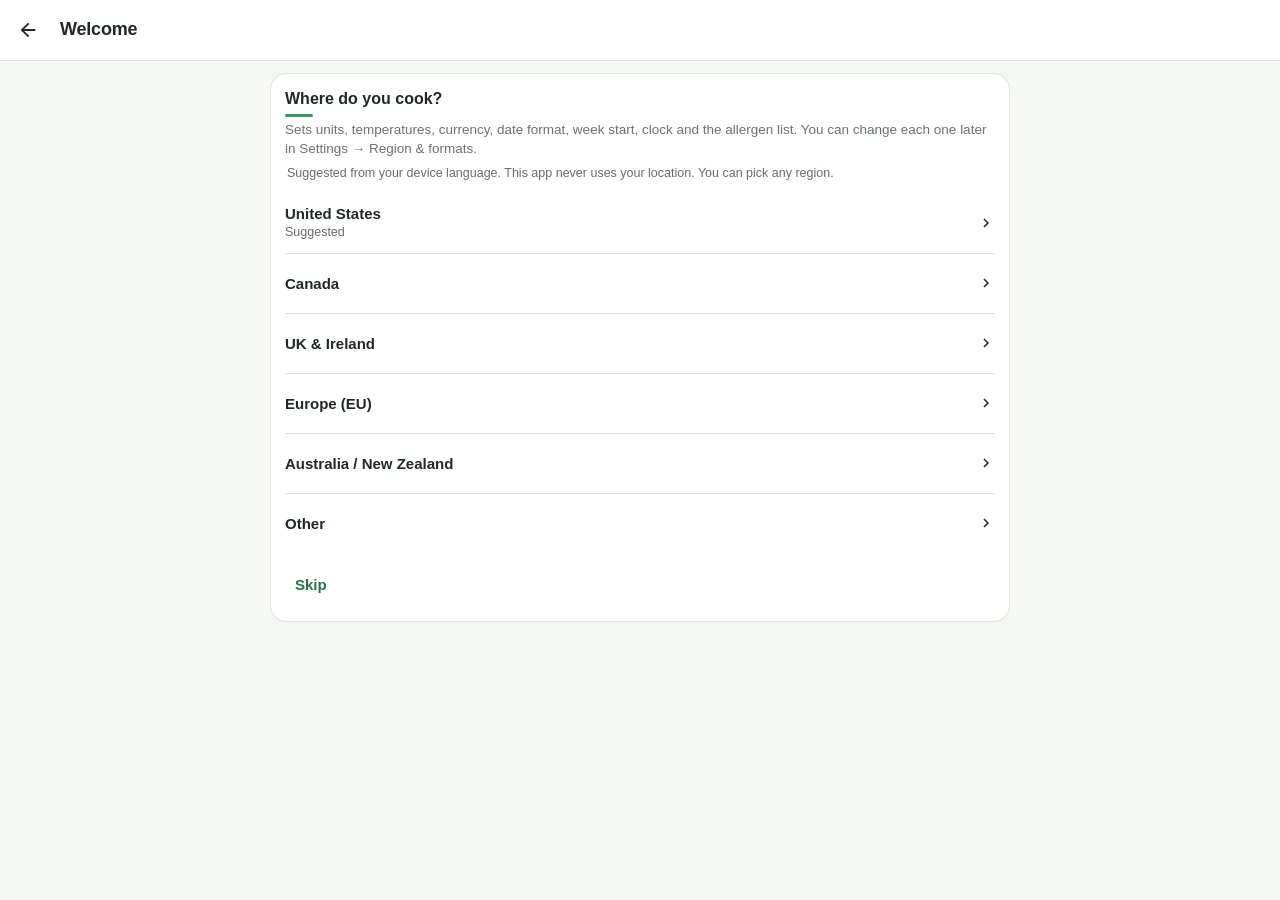
<file: docs/index.html>
<!DOCTYPE html>
<html lang="en">
<head>
<meta charset="utf-8">
<meta name="viewport" content="width=device-width, initial-scale=1, viewport-fit=cover">
<meta http-equiv="Content-Security-Policy" content="default-src 'self'; script-src 'self'; style-src 'self' 'unsafe-inline'; img-src 'self' data: blob: https://www.themealdb.com https://api.openverse.org; connect-src 'self' https://www.themealdb.com https://world.openfoodfacts.org https://api.openverse.org https://en.wikibooks.org; manifest-src 'self'; worker-src 'self'; object-src 'none'; base-uri 'self'; form-action 'none'">
<meta name="referrer" content="no-referrer">
<title>My Pantry Recipes</title>
<meta name="description" content="Find recipes from what you already have. Free, open source, works offline. No ads, no tracking.">
<meta name="theme-color" content="#2E9E5B">
<meta name="color-scheme" content="light dark">
<meta name="mobile-web-app-capable" content="yes">
<meta name="apple-mobile-web-app-capable" content="yes">
<meta name="apple-mobile-web-app-status-bar-style" content="default">
<meta name="apple-mobile-web-app-title" content="Pantry">
<meta name="format-detection" content="telephone=no">
<link rel="manifest" href="manifest.json">
<link rel="apple-touch-icon" href="icons/apple-touch-icon.png">
<link rel="icon" type="image/png" sizes="32x32" href="icons/favicon-32.png">
<link rel="icon" type="image/png" sizes="192x192" href="icons/icon-192.png">
<link rel="stylesheet" href="css/app.css">
</head>
<body>
<noscript><p style="padding:24px">My Pantry Recipes needs JavaScript turned on.</p></noscript>
<script src="js/version.js"></script>
<script src="js/core-data.js"></script>
<script src="js/icons.js"></script>
<script src="js/core.js"></script>
<script src="js/core15.js"></script>
<script src="js/core16.js"></script>
<script src="js/data16.js"></script>
<script src="js/core17.js"></script>
<script src="js/data17.js"></script>
<script src="js/import15.js"></script>
<script src="js/data20.js"></script>
<script src="js/helpers20.js"></script>
<script src="js/core20.js"></script>
<script src="js/stage3-data.js"></script>
<script src="js/core30.js"></script>
<script src="js/data201.js"></script>
<script src="js/core201.js"></script>
<script src="js/core21.js"></script>
<script src="js/data22.js"></script>
<script src="js/core22.js"></script>
<script src="js/app.js"></script>
</body>
</html>
</file>
<file: docs/css/app.css>
/* My Pantry Recipes web - MIT License */
:root {
  /* Theme colours. These defaults are the Light theme; js/app.js overwrites them from the chosen palette (Appearance). */
  --bg: #F5F7F2; --card: #FFFFFF; --text: #1E2A22; --text2: #6B736E; --text3: #666E68; --line: #E0E1E0; --neutral: #EFF0F0;
  --primary: #2E9E5B; --green: #27864D; --green-dark: #287547; --tint: #DEEFE5; --tint2: #BCE0CB; --selected: #F2F9F5;
  --on-fill: #FFFFFF; --on-fill2: #FDFEFE; --hero-end: #1D653A; --on-fill-a18: rgba(255,255,255,.18); --on-fill-a75: rgba(255,255,255,.75);
  --amber: #8E5F27; --amber-tint: #F9EBDD; --amber-line: #F0D3B6; --staple: #F9EBDD; --staple-text: #8E5F27;
  --danger: #C2410C; --swap: #296E94; --swap-tint: #E1EDF4;
  --toast-bg: #1E2A22; --toast-text: #FFFFFF; --scrim: rgba(20,30,24,.42); --shadow: rgba(30,42,34,.06); --shadow2: rgba(30,42,34,.18);
  --star: #F2B33D; --heart: #E0475B;
  --sat: env(safe-area-inset-top, 0px); --sab: env(safe-area-inset-bottom, 0px);
  --sal: env(safe-area-inset-left, 0px); --sar: env(safe-area-inset-right, 0px);
  --radius: calc(16px * var(--rad, 1));
  color-scheme: light;
}
* { box-sizing: border-box; -webkit-tap-highlight-color: transparent; }
html, body { margin: 0; padding: 0; height: 100%; background: var(--bg); color: var(--text); }
body {
  font: calc(15px * var(--fs, 1))/1.4 -apple-system, BlinkMacSystemFont, "Segoe UI", Roboto, "Helvetica Neue", Arial, sans-serif;
  -webkit-text-size-adjust: 100%; text-size-adjust: 100%; overscroll-behavior-y: none;
}
button, input, select { font: inherit; color: inherit; }
button { cursor: pointer; border: 0; background: none; padding: 0; touch-action: manipulation; }
input[type=text], input[type=search], input[type=number] {
  font-size: max(16px, calc(16px * var(--fs, 1))); /* >= 16px stops iOS Safari zooming into inputs */
  -webkit-appearance: none; appearance: none;
}
a { color: var(--green-dark); }
svg.i { width: 22px; height: 22px; fill: currentColor; flex: none; vertical-align: middle; }
svg.i.s { width: 18px; height: 18px; }
svg.i.xs { width: 15px; height: 15px; }
[hidden] { display: none !important; }
.app, .screen { display: flex; flex-direction: column; height: 100vh; height: 100dvh; width: 100%; overflow: hidden; }
.screen { position: fixed; inset: 0; top: 0; left: 0; right: 0; bottom: 0; z-index: 20; background: var(--bg); }
.screen.cook { z-index: 30; }

/* header */
.top {
  flex: none; display: flex; align-items: center; gap: 10px; background: var(--card); border-bottom: 1px solid var(--line);
  padding: calc(var(--sat) + 8px) calc(var(--sar) + 8px) 8px calc(var(--sal) + 14px); min-height: 56px;
}
.top .logo { width: 36px; height: 36px; border-radius: calc(11px * var(--rad, 1)); background: linear-gradient(var(--green), var(--hero-end)); color: var(--on-fill);
  display: flex; align-items: center; justify-content: center; flex: none; }
.top .ttl { flex: 1; min-width: 0; }
.brandbar { gap: 4px; padding-left: calc(var(--sal) + 8px); }
.brandbar .hsp, .brandbar .hbtns { flex: 0 0 88px; display: flex; justify-content: flex-end; }
.brand { flex: 1; min-width: 0; display: flex; align-items: center; justify-content: center; gap: 8px; }
.brand svg.mark { width: 30px; height: 30px; flex: none; }
.brand h1 { display: flex; align-items: center; gap: 6px; }
.vh { position: absolute !important; width: 1px; height: 1px; overflow: hidden; clip: rect(0 0 0 0); white-space: nowrap; }
@media (max-width: 400px) { .brandbar .hsp { flex-basis: 0; } .brand { justify-content: flex-start; } }
.top h1 { font-size: calc(18px * var(--fs, 1)); margin: 0; font-weight: 700; letter-spacing: -0.2px; white-space: nowrap; overflow: hidden; text-overflow: ellipsis; }
.top .sub { font-size: calc(12.5px * var(--fs, 1)); color: var(--text); white-space: nowrap; overflow: hidden; text-overflow: ellipsis; }
.iconbtn { width: 44px; height: 44px; border-radius: calc(22px * var(--rad, 1)); display: inline-flex; align-items: center; justify-content: center; color: var(--text2); flex: none; }
.iconbtn:active { background: var(--tint); }
.top .iconbtn.back { margin-left: -8px; color: var(--text); }

/* scroll area */
.main { flex: 1; overflow-y: auto; -webkit-overflow-scrolling: touch; overscroll-behavior: contain; }
.wrap { max-width: 780px; margin: 0 auto; padding: 12px calc(var(--sar) + 12px) 24px calc(var(--sal) + 12px); }

/* v1.8: pill segmented tabs under the header (flat, no icons, no shadows) */
.tabs.seg { flex: none; display: flex; gap: 2px; margin: 6px calc(var(--sar) + 10px) 4px calc(var(--sal) + 10px); padding: 3px;
  background: var(--neutral); border-radius: calc(20px * var(--rad, 1)); }
.tab { flex: 1 1 0; min-width: 0; min-height: 44px; display: flex; align-items: center; justify-content: center; gap: 4px; padding: 0 2px;
  color: var(--text); font-size: calc(13px * var(--fs, 1)); font-weight: 600; border-radius: calc(17px * var(--rad, 1)); white-space: nowrap; overflow: hidden; text-overflow: ellipsis; }
.tab.on { background: var(--green); color: var(--on-fill); }
.tab .n { font-size: calc(11px * var(--fs, 1)); font-weight: 700; }
@media (max-width: 380px) { .tab { font-size: calc(12px * var(--fs, 1)); } }
/* cards & text */
.card { background: var(--card); border-radius: var(--radius); padding: 14px; margin-bottom: 12px; border: 1px solid var(--line); }
.card h2, .h2 { font-size: max(16px, calc(16px * var(--fs, 1))); margin: 0 0 4px; font-weight: 700; }
.muted { color: var(--text2); font-size: calc(13.5px * var(--fs, 1)); }
.faint { color: var(--text3); font-size: calc(12.5px * var(--fs, 1)); }
.sec { display: flex; align-items: center; justify-content: space-between; margin: 18px 2px 8px; gap: 8px; }
.sec h3 { margin: 0; font-size: max(16px, calc(16px * var(--fs, 1))); font-weight: 700; }
.sec .faint { margin-top: 1px; }
.row { display: flex; align-items: center; gap: 8px; }
.grow { flex: 1; min-width: 0; }
.center { text-align: center; }
.empty { text-align: center; padding: 28px 16px; color: var(--text2); }
.empty .big { font-size: calc(17px * var(--fs, 1)); font-weight: 700; color: var(--text); margin: 8px 0 4px; }
.empty .ic { width: 64px; height: 64px; border-radius: calc(32px * var(--rad, 1)); background: var(--tint); color: var(--green); display: inline-flex; align-items: center; justify-content: center; }

/* inputs */
.field { position: relative; display: flex; align-items: center; gap: 8px; background: var(--card); border: 1px solid var(--line);
  border-radius: calc(24px * var(--rad, 1)); padding: 0 6px 0 14px; min-height: 48px; }
.field:focus-within { border-color: var(--green); }
.field input { flex: 1; min-width: 0; border: 0; outline: 0; background: transparent; height: 46px; padding: 0; }
.field .i { color: var(--text3); }
.ac { position: absolute; left: 0; right: 0; top: calc(100% + 4px); background: var(--card); border-radius: calc(14px * var(--rad, 1)); z-index: 5;
  box-shadow: 0 8px 28px var(--shadow2); overflow: hidden; max-height: 320px; overflow-y: auto; }
.ac button { display: block; width: 100%; text-align: left; padding: 12px 16px; min-height: 44px; border-bottom: 1px solid var(--line); }
.ac button:last-child { border-bottom: 0; }
.ac button:active { background: var(--tint); }
.ac b { color: var(--green-dark); }

/* buttons */
.btn { display: inline-flex; align-items: center; justify-content: center; gap: 6px; min-height: 44px; padding: 0 18px; border-radius: calc(22px * var(--rad, 1));
  background: var(--green); color: var(--on-fill); font-weight: 600; font-size: calc(15px * var(--fs, 1)); white-space: nowrap; }
.btn:active { background: var(--hero-end); }
.btn.alt { background: var(--tint); color: var(--green-dark); }
.btn.alt:active { background: var(--tint2); }
.btn.line { background: transparent; color: var(--green-dark); border: 1px solid var(--tint2); }
.btn.white { background: var(--on-fill); color: var(--green); }
.btn.white:active { background: var(--on-fill2); }
.btn.ghost { background: transparent; color: var(--green-dark); padding: 0 10px; }
.btn.small { min-height: 44px; padding: 0 14px; font-size: calc(14px * var(--fs, 1)); }
.btn.block { display: flex; width: 100%; }
.btn[disabled] { opacity: .5; }
.link { color: var(--green-dark); font-weight: 600; font-size: calc(14px * var(--fs, 1)); min-height: 44px; padding: 0 6px; display: inline-flex; align-items: center; }

/* chips */
.chips { display: flex; flex-wrap: wrap; gap: 8px; }
.chips.scroll { flex-wrap: nowrap; overflow-x: auto; -webkit-overflow-scrolling: touch; padding-bottom: 2px; scrollbar-width: none; }
.chips.scroll::-webkit-scrollbar { display: none; }
.chip { display: inline-flex; align-items: center; gap: 5px; min-height: 38px; padding: 0 14px; border-radius: calc(19px * var(--rad, 1)); background: var(--card);
  border: 1px solid var(--line); font-size: calc(14px * var(--fs, 1)); color: var(--text); white-space: nowrap; flex: none; }
.chip.on { background: var(--green); border-color: var(--green); color: var(--on-fill); font-weight: 600; }
.chip.have { background: var(--green); border-color: var(--green); color: var(--on-fill); }
.chip.staple { background: var(--staple); border-color: var(--amber-line); color: var(--staple-text); }
.chip.staple .i { color: var(--star); }
.chip.add { border-style: dashed; color: var(--green-dark); }
.chip .n { color: var(--text3); font-weight: 500; }
.chip.on .n, .chip.on .faint, .on > .faint, .seg .on .faint { color: var(--on-fill); }

/* pantry grid */
.cat { border-top: 1px solid var(--line); }
.cat:first-child { border-top: 0; }
.cat > button { display: flex; width: 100%; align-items: center; gap: 10px; min-height: 52px; text-align: left; }
.cat .dot { width: 12px; height: 12px; border-radius: calc(6px * var(--rad, 1)); flex: none; }
.cat .nm { flex: 1; font-weight: 600; }
.cat .cnt { color: var(--text3); font-size: calc(13px * var(--fs, 1)); }
.cat .cnt.some { color: var(--green-dark); font-weight: 600; }
.cat .chev { transition: transform .15s; color: var(--text3); }
.cat.open .chev { transform: rotate(180deg); }
.cat .body { padding: 0 0 14px; }
.subh { font-size: calc(12px * var(--fs, 1)); font-weight: 700; color: var(--text3); text-transform: uppercase; letter-spacing: .5px; margin: 10px 0 6px; }

/* hero */
.hero { border-radius: calc(20px * var(--rad, 1)); padding: 16px; color: var(--on-fill); background: var(--green); margin-bottom: 12px; }
.hero .k { font-size: calc(11.5px * var(--fs, 1)); font-weight: 700; letter-spacing: 1px; }
.hero .t { font-size: calc(21px * var(--fs, 1)); font-weight: 700; margin: 4px 0 2px; line-height: 1.2; }
.hero .m { font-size: calc(14px * var(--fs, 1)); margin-bottom: 12px; }
.hero .btn.alt { background: var(--on-fill-a18); color: var(--on-fill); }

/* recipe rows */
.list { display: flex; flex-direction: column; gap: 10px; }
.rrow { display: flex; gap: 12px; background: var(--card); border-radius: var(--radius); padding: 12px; text-align: left; width: 100%;
  border: 1px solid var(--line); align-items: flex-start; position: relative; content-visibility: auto; contain-intrinsic-size: auto 132px; }
.rrow .cookb { align-self: center; flex: none; background: var(--text); color: var(--card); font-weight: 700; font-size: calc(13px * var(--fs, 1));
  padding: 9px 14px; border-radius: calc(18px * var(--rad, 1)); }
.rrow .cookb:active { opacity: .8; }
.rrow:active { background: var(--selected); }
.thumb { width: 64px; height: 64px; border-radius: calc(14px * var(--rad, 1)); flex: none; display: flex; align-items: center; justify-content: center;
  color: rgba(0,0,0,.62); font-size: calc(26px * var(--fs, 1)); font-weight: 700; background-size: cover; background-position: center; overflow: hidden; position: relative; }
.thumb img { width: 100%; height: 100%; object-fit: cover; display: block; }
.rrow .body { flex: 1; min-width: 0; }
.rrow .tl { display: flex; align-items: flex-start; gap: 6px; }
.rrow .title { font-weight: 700; font-size: calc(15.5px * var(--fs, 1)); flex: 1; line-height: 1.25; }
.rrow .meta { color: var(--text2); font-size: calc(12.5px * var(--fs, 1)); margin: 2px 0 6px; }
.heart { width: 44px; height: 44px; margin: -10px -10px -8px 0; display: inline-flex; align-items: center; justify-content: center; color: var(--text3); flex: none; }
.heart.on { color: var(--heart); }
.badge { display: inline-block; font-size: calc(10px * var(--fs, 1)); font-weight: 800; letter-spacing: .6px; color: var(--swap); background: var(--swap-tint);
  border-radius: calc(6px * var(--rad, 1)); padding: 1px 6px; vertical-align: 2px; margin-left: 4px; }
.bar { height: 6px; border-radius: calc(3px * var(--rad, 1)); background: var(--line); overflow: hidden; display: flex; }
.bar i { display: block; height: 100%; background: var(--green); }
.bar i.st { background: var(--tint2); }
.bar i.sw { background: var(--swap); }
.have { font-size: calc(13px * var(--fs, 1)); color: var(--text); margin-top: 6px; font-weight: 600; }
.miss { font-size: calc(12.5px * var(--fs, 1)); color: var(--amber); margin-top: 2px; }
.miss.ok { color: var(--green-dark); }
.status { display: flex; align-items: center; justify-content: space-between; margin: 4px 2px 10px; gap: 8px; min-height: 44px; }

/* carousels */
.car { display: flex; gap: 10px; overflow-x: auto; -webkit-overflow-scrolling: touch; padding: 2px 2px 6px; margin: 0 -2px; scroll-snap-type: x proximity; scrollbar-width: none; }
.car::-webkit-scrollbar { display: none; }
.ccard { width: 150px; flex: none; background: var(--card); border-radius: var(--radius); overflow: hidden; text-align: left; scroll-snap-align: start; border: 1px solid var(--line); }
.ccard .thumb { width: 100%; height: 96px; border-radius: 0; font-size: calc(34px * var(--fs, 1)); }
.ccard .cb { padding: 8px 10px 10px; }
.ccard .title { font-weight: 700; font-size: calc(14px * var(--fs, 1)); line-height: 1.25; height: 35px; overflow: hidden; display: -webkit-box; -webkit-line-clamp: 2; -webkit-box-orient: vertical; }
.ccard .meta { font-size: calc(12px * var(--fs, 1)); color: var(--text2); margin-top: 4px; white-space: nowrap; overflow: hidden; text-overflow: ellipsis; }

/* detail */
.band { height: 170px; display: flex; align-items: center; justify-content: center; color: #fff; font-size: calc(64px * var(--fs, 1)); font-weight: 700;
  background-size: cover; background-position: center; position: relative; }
.band img { position: absolute; inset: 0; width: 100%; height: 100%; object-fit: cover; }
.dtitle { font-size: calc(24px * var(--fs, 1)); font-weight: 800; line-height: 1.2; margin: 14px 0 10px; letter-spacing: -.3px; }
.mchips { display: flex; flex-wrap: wrap; gap: 6px; margin-bottom: 12px; }
.mchip { font-size: calc(12.5px * var(--fs, 1)); background: var(--card); border: 1px solid var(--line); border-radius: calc(14px * var(--rad, 1)); padding: 4px 10px; color: var(--text2); }
.mchip.g { background: var(--tint); border-color: var(--tint2); color: var(--green-dark); }
.matchbox { background: var(--tint); border-radius: var(--radius); padding: 14px; margin-bottom: 12px; }
.matchbox .big { font-weight: 700; font-size: max(16px, calc(16px * var(--fs, 1))); margin-bottom: 8px; }
.matchbox .note { font-size: calc(13px * var(--fs, 1)); color: var(--swap); margin: -4px 0 8px; }
.matchbox .acts { display: flex; gap: 8px; flex-wrap: wrap; margin-top: 12px; }
.stepper { display: flex; align-items: center; gap: 4px; }
.stepper .iconbtn { background: var(--tint); color: var(--green-dark); }
.stepper .v { min-width: 34px; text-align: center; font-weight: 700; font-size: calc(17px * var(--fs, 1)); }
.ing { display: flex; gap: 12px; padding: 10px 0; border-top: 1px solid var(--line); align-items: flex-start; }
.ing:first-child { border-top: 0; }
.mark { width: 28px; height: 28px; border-radius: calc(14px * var(--rad, 1)); flex: none; display: flex; align-items: center; justify-content: center; margin-top: 1px; }
.mark.have { background: var(--green); color: var(--on-fill); }
.mark.miss { background: var(--amber-tint); color: var(--amber); }
.mark.swap { background: var(--swap-tint); color: var(--swap); }
.mark.no { background: var(--line); color: var(--text2); }
.ing .q { font-weight: 700; }
.ing .tag { font-size: calc(11.5px * var(--fs, 1)); font-weight: 700; color: var(--text3); margin-left: 4px; text-transform: lowercase; }
.ing .tag.miss { color: var(--amber); }
.ing .tag.swap { color: var(--swap); }
.hint { margin-top: 6px; background: var(--swap-tint); color: var(--swap); border-radius: calc(12px * var(--rad, 1)); padding: 8px 10px; font-size: calc(13px * var(--fs, 1)); }
.hint .btn { margin-top: 6px; }
.subq { color: var(--swap); font-size: calc(13px * var(--fs, 1)); font-weight: 600; min-height: 32px; display: inline-flex; align-items: center; }
.steps { counter-reset: s; padding: 0; margin: 0; list-style: none; }
.steps li { position: relative; padding: 0 0 14px 40px; }
.steps li::before { counter-increment: s; content: counter(s); position: absolute; left: 0; top: -2px; width: 28px; height: 28px; border-radius: calc(14px * var(--rad, 1));
  background: var(--tint); color: var(--green-dark); font-weight: 700; font-size: calc(14px * var(--fs, 1)); display: flex; align-items: center; justify-content: center; }
.src { font-size: calc(13px * var(--fs, 1)); color: var(--text2); padding: 4px 2px 20px; }

/* shopping */
.shop { display: flex; align-items: center; gap: 4px; padding: 2px 0; border-top: 1px solid var(--line); min-height: 56px; }
.shop:first-child { border-top: 0; }
.cbx { width: 44px; height: 44px; display: flex; align-items: center; justify-content: center; flex: none; }
.cbx span { width: 24px; height: 24px; border-radius: calc(7px * var(--rad, 1)); border: 2px solid var(--tint2); display: flex; align-items: center; justify-content: center; color: var(--on-fill); }
.shop.done .cbx span { background: var(--green); border-color: var(--green); }
.shop .nm { font-weight: 600; }
.shop.done .nm { text-decoration: line-through; color: var(--text3); }
.shop .rc { font-size: calc(12px * var(--fs, 1)); color: var(--text3); }

/* subs */
.scard h4 { margin: 0 0 2px; font-size: max(16px, calc(16px * var(--fs, 1))); }
.opt { display: flex; gap: 10px; padding: 8px 0; border-top: 1px solid var(--line); font-size: calc(14px * var(--fs, 1)); }
.opt .ok { color: var(--green); font-weight: 800; width: 18px; flex: none; }
.opt .no { color: var(--text3); width: 18px; flex: none; }
.pbadge { font-size: calc(11px * var(--fs, 1)); font-weight: 700; color: var(--green-dark); background: var(--tint); border-radius: calc(8px * var(--rad, 1)); padding: 2px 8px; margin-left: 6px; vertical-align: 2px; }
.tip { font-size: calc(13px * var(--fs, 1)); color: var(--text2); background: var(--bg); border-radius: calc(10px * var(--rad, 1)); padding: 8px 10px; margin-top: 8px; }

/* cook mode */
.cook .main { background: var(--bg); }
.cook .prog { height: 4px; background: var(--line); }
.cook .prog i { display: block; height: 100%; background: var(--green); transition: width .2s; }
.cook .stepno { color: var(--green-dark); font-weight: 700; font-size: calc(14px * var(--fs, 1)); letter-spacing: .5px; text-transform: uppercase; margin: 18px 0 8px; }
.cook .steptext { font-size: calc(24px * var(--fs, 1)); line-height: 1.45; font-weight: 500; }
.cook .bottom { flex: none; display: flex; gap: 10px; padding: 10px calc(var(--sar) + 12px) calc(var(--sab) + 10px) calc(var(--sal) + 12px); background: var(--card); border-top: 1px solid var(--line); }
.cook .bottom .btn { flex: 1; min-height: 52px; }
.timer { margin-top: 22px; }
.timer .btn { min-height: 52px; font-size: calc(17px * var(--fs, 1)); }
.timer .btn.run { background: var(--amber); }
.wl { font-size: calc(12.5px * var(--fs, 1)); color: var(--text3); margin-top: 24px; }

/* dialog, sheet, toast, banner */
.scrim { position: fixed; inset: 0; top: 0; left: 0; right: 0; bottom: 0; background: var(--scrim); z-index: 50; display: flex; align-items: flex-end; justify-content: center; }
.dlg { background: var(--card); width: 100%; max-width: 520px; border-radius: calc(22px * var(--rad, 1)) calc(22px * var(--rad, 1)) 0 0; padding: 18px calc(var(--sar) + 18px) calc(var(--sab) + 14px) calc(var(--sal) + 18px);
  max-height: 86vh; overflow-y: auto; -webkit-overflow-scrolling: touch; }
@media (min-width: 600px) { .scrim { align-items: center; } .dlg { border-radius: calc(22px * var(--rad, 1)); padding-bottom: 14px; } }
.dlg h3 { margin: 0 0 8px; font-size: calc(18px * var(--fs, 1)); }
.dlg .acts { display: flex; justify-content: flex-end; gap: 8px; margin-top: 16px; flex-wrap: wrap; }
.sheet button.it { display: flex; align-items: center; gap: 12px; width: 100%; min-height: 52px; text-align: left; font-size: max(16px, calc(16px * var(--fs, 1))); border-top: 1px solid var(--line); }
.sheet button.it:first-of-type { border-top: 0; }
.sheet button.it.red { color: var(--danger); }
.toast { position: fixed; left: 50%; transform: translateX(-50%); bottom: calc(var(--sab) + 76px); background: var(--toast-bg); color: var(--toast-text); padding: 11px 18px;
  border-radius: calc(22px * var(--rad, 1)); z-index: 60; font-size: calc(14px * var(--fs, 1)); max-width: 90vw; box-shadow: 0 6px 20px rgba(0,0,0,.25); text-align: center; }
.banner { display: flex; gap: 10px; align-items: flex-start; background: var(--card); border: 1px solid var(--tint2); border-radius: var(--radius); padding: 12px; margin-bottom: 12px; }
.banner .i { color: var(--green); margin-top: 1px; }
.banner.warn { border-color: var(--amber-line); background: var(--amber-tint); }
.banner.warn .i { color: var(--amber); }
.switch { width: 52px; height: 32px; border-radius: calc(16px * var(--rad, 1)); background: var(--line); position: relative; flex: none; }
.switch::after { content: ""; position: absolute; top: 3px; left: 3px; width: 26px; height: 26px; border-radius: calc(13px * var(--rad, 1)); background: #fff; box-shadow: 0 1px 3px rgba(0,0,0,.2); transition: left .15s; }
.switch.on { background: var(--green); }
.switch.on::after { left: 23px; }
.spin { display: inline-block; width: 16px; height: 16px; border: 2px solid var(--tint2); border-top-color: var(--green); border-radius: 50%; animation: sp 0.8s linear infinite; vertical-align: -3px; }
@keyframes sp { to { transform: rotate(360deg); } }
.loading { display: flex; align-items: center; justify-content: center; height: 100%; flex-direction: column; gap: 12px; color: var(--text2); }

/* wider screens (tablets, desktop) */
@media (min-width: 720px) {
  .wrap { padding-left: calc(var(--sal) + 20px); padding-right: calc(var(--sar) + 20px); }
  .list.two { display: grid; grid-template-columns: 1fr 1fr; gap: 12px; }
  .ccard { width: 170px; }
  .band { height: 240px; border-radius: 0 0 calc(20px * var(--rad, 1)) calc(20px * var(--rad, 1)); max-width: 780px; margin: 0 auto; }
  .tab { flex-direction: row; gap: 6px; font-size: calc(13px * var(--fs, 1)); }
  .tab .pill { width: auto; padding: 0 10px; }
}
@media (hover: hover) {
  .rrow:hover, .ccard:hover { border-color: var(--text3); }
  .chip:hover { border-color: var(--tint2); }
}
@media (prefers-reduced-motion: reduce) { * { transition: none !important; animation: none !important; } }

/* ---- markup used by js/app.js ---- */
.chip { min-height: 44px; }
.hscroll { overflow-x: auto; -webkit-overflow-scrolling: touch; scrollbar-width: none; margin: 0 -12px 8px; padding: 0 12px 2px; }
.hscroll::-webkit-scrollbar { display: none; }
.chips.nowrap { flex-wrap: nowrap; }
.sep { width: 1px; height: 24px; background: var(--line); flex: none; align-self: center; }
.note { margin: -4px 2px 10px; }
.warnc { color: var(--amber); font-size: calc(13px * var(--fs, 1)); }
.wrapbtns { flex-wrap: wrap; }
.pad { padding: 8px 2px; }
.left { text-align: left; justify-content: flex-start; }
.hero .over, .top .over { font-size: calc(11.5px * var(--fs, 1)); font-weight: 700; letter-spacing: 1px; }
.top .over { color: var(--green-dark); opacity: 1; font-size: calc(11px * var(--fs, 1)); }
.hero h2 { font-size: calc(21px * var(--fs, 1)); font-weight: 700; margin: 4px 0 2px; line-height: 1.2; }
.hero p { font-size: calc(14px * var(--fs, 1)); margin: 0 0 12px; }
.hero .acts { display: flex; gap: 10px; flex-wrap: wrap; }
.btn.outline-white { background: transparent; color: var(--on-fill); border: 1.5px solid var(--on-fill-a75); }
.btn.red { color: var(--danger); }
.thumb > span { position: absolute; }
.thumb img { position: relative; }
.rrow.searchrow { align-items: center; color: var(--green-dark); margin-top: 10px; }
.dsec { margin: 6px 0 10px; }
.dhead { display: flex; align-items: center; gap: 8px; margin: 12px 2px 8px; }
.dhead h3 { margin: 0; font-size: calc(16.5px * var(--fs, 1)); }
.foot { margin: 8px 2px; }
.band { margin: -12px -12px 0; border-radius: 0; overflow: hidden; }
.band .big { color: rgba(0,0,0,.62); font-size: calc(64px * var(--fs, 1)); }
.band .cap { position: absolute; left: 14px; bottom: 10px; font-size: calc(12px * var(--fs, 1)); font-weight: 700; letter-spacing: .6px; color: #fff; background: rgba(0,0,0,.55); padding: 3px 8px; border-radius: calc(8px * var(--rad, 1)); z-index: 1; }
@media (min-width: 720px) { .band { margin: 0 auto; border-radius: 0 0 calc(20px * var(--rad, 1)) calc(20px * var(--rad, 1)); } }
.chips.meta { gap: 6px; margin-bottom: 10px; align-items: center; }
.matchbox b { display: block; font-size: max(16px, calc(16px * var(--fs, 1))); margin-bottom: 4px; }
.matchbox .muted { color: var(--swap); margin-bottom: 6px; }
.matchbox .bar { margin: 8px 0 12px; }
.stepper b { min-width: 30px; text-align: center; font-size: calc(17px * var(--fs, 1)); }
.stepper .iconbtn[disabled] { opacity: .4; }
.ing { display: block; padding: 9px 8px; border-top: 0; border-radius: calc(10px * var(--rad, 1)); margin-top: 2px; }
.ing .row { align-items: flex-start; gap: 10px; }
.ing .mark { width: 24px; height: 24px; color: var(--text3); }
.ing.have .mark { color: var(--green); }
.ing.missing { background: var(--amber-tint); }
.ing.missing .mark, .ing.missing .tag { color: var(--amber); }
.ing.missing .nm { color: var(--amber); }
.ing.subbed { background: var(--swap-tint); }
.ing.subbed .mark, .ing.subbed .tag { color: var(--swap); }
.ing .q { min-width: 84px; max-width: 140px; }
.hint { display: flex; align-items: center; gap: 8px; background: transparent; padding: 4px 0 0 34px; margin: 0; }
.hint .link { font-weight: 500; font-size: calc(13px * var(--fs, 1)); color: var(--green-dark); min-height: 36px; }
.pillbtn { min-height: 40px; padding: 0 12px; border-radius: calc(20px * var(--rad, 1)); font-size: calc(13px * var(--fs, 1)); font-weight: 600; color: var(--green-dark); flex: none; }
.pillbtn.on { background: var(--tint); }
.subq { display: block; font-weight: 400; color: var(--text); font-size: calc(14.5px * var(--fs, 1)); }
.subq p { margin: 0 0 10px; }
.subq p.ok { color: var(--green-dark); }
.subq .tip { margin-top: 4px; }
a.src, .src { display: flex; gap: 6px; align-items: center; min-height: 44px; text-decoration: none; }
.cbx { color: var(--on-fill); }
.cbx::before { content: ""; position: absolute; }
.cbx { position: relative; }
.cbx { background: none; }
.shop .cbx { border-radius: calc(8px * var(--rad, 1)); }
.shop .cbx svg, .shop .cbx:empty::after { width: 24px; height: 24px; }
.shop .cbx:empty::after { content: ""; display: block; border: 2px solid var(--tint2); border-radius: calc(7px * var(--rad, 1)); }
.shop.done .cbx svg { background: var(--green); border-radius: calc(7px * var(--rad, 1)); padding: 3px; }
.scard { background: var(--card); border-radius: var(--radius); padding: 14px; border: 1px solid var(--line); }
.scard h3 { margin: 0 0 2px; font-size: max(16px, calc(16px * var(--fs, 1))); }
.opt { display: block; }
.opt.ok { color: var(--green-dark); }
.opt .yes { font-size: calc(12px * var(--fs, 1)); font-weight: 700; margin: 2px 0 0 20px; }
.about p { margin: 0 0 12px; font-size: calc(14px * var(--fs, 1)); }
.switchrow { display: flex; align-items: center; gap: 10px; min-height: 48px; font-weight: 600; }
input.switch { -webkit-appearance: none; appearance: none; margin: 0; cursor: pointer; }
input.switch:checked { background: var(--green); }
input.switch:checked::after { left: 23px; }
.field input { flex: 1; min-width: 0; border: 0; outline: 0; background: transparent; min-height: 44px; }
.cook .top h1 { font-size: max(16px, calc(16px * var(--fs, 1))); }
.cook .cing { margin-top: 12px; }
.cook .cing div { padding: 3px 0; font-size: calc(15px * var(--fs, 1)); }
.cook .cing h3 { margin: 0 0 6px; font-size: max(16px, calc(16px * var(--fs, 1))); }
.btn.timer { min-height: 52px; font-size: calc(17px * var(--fs, 1)); margin-top: 22px; background: var(--tint); color: var(--green-dark); padding: 0 18px; }
.btn.timer.on { background: var(--amber-tint); color: var(--amber); }
.btn.timer.up { background: var(--amber-tint); color: var(--amber); outline: 2px solid var(--amber); }
.wlnote { margin-top: 24px; }
.spin.s { width: 14px; height: 14px; }
.loading { min-height: 200px; }
.dlg .acts .btn.ghost { padding: 0 14px; }

/* ---- meal types (v1.3) ---- */
.mealopts { display: flex; flex-wrap: wrap; gap: 4px 18px; padding: 2px 2px 6px; }
.mcheck { display: inline-flex; align-items: center; gap: 7px; min-height: 44px; font-size: calc(14px * var(--fs, 1)); color: var(--text2); cursor: pointer; user-select: none; -webkit-user-select: none; }
.mcheck input { width: 20px; height: 20px; margin: 0; accent-color: var(--green); cursor: pointer; }
.mealchips { padding-bottom: 8px; }
.mtypes { font-size: calc(12px * var(--fs, 1)); font-weight: 600; color: var(--green-dark); white-space: nowrap; overflow: hidden; text-overflow: ellipsis; margin-top: 2px; }
.ccard .mtypes { font-size: calc(11px * var(--fs, 1)); margin-top: 3px; }
.hero .hmeals { font-size: calc(12px * var(--fs, 1)); font-weight: 600; color: var(--on-fill2); margin: -2px 0 2px; }
.mchip.meal { background: var(--tint); color: var(--green-dark); }
.mchip.meal .i { color: var(--green); }

/* ---- v1.5: version label, use-by, ratings, plan, allergens, appearance, import ---- */
.top h1 .ver, .ver { display: inline-flex; align-items: center; vertical-align: 2px; font-size: calc(10.5px * var(--fs, 1)); font-weight: 700; letter-spacing: .3px; color: var(--green-dark);
  background: var(--tint); border-radius: calc(8px * var(--rad, 1)); padding: 1px 6px; margin-left: 4px; min-height: 0; }
.ver.big { font-size: calc(12px * var(--fs, 1)); vertical-align: 1px; }
.vline { line-height: 1.6; }
textarea.note, .tin, select.tin { width: 100%; border: 1px solid var(--line); border-radius: calc(12px * var(--rad, 1)); background: var(--card); color: var(--text); padding: 10px 12px; font: inherit; font-size: max(16px, calc(16px * var(--fs, 1))); }
textarea.note { margin: 10px 0 4px; resize: vertical; min-height: 72px; display: block; }
textarea.note.big { min-height: 180px; font-size: calc(14px * var(--fs, 1)); font-family: ui-monospace, SFMono-Regular, Menlo, Consolas, monospace; }
textarea.note:focus, .tin:focus { outline: 2px solid var(--green); outline-offset: -1px; border-color: transparent; }
.tin.small { width: auto; padding: 6px 10px; font-size: calc(14px * var(--fs, 1)); }
.flabel { display: block; font-size: calc(13px * var(--fs, 1)); font-weight: 600; color: var(--text2); margin: 8px 0; }
.flabel .tin { margin-top: 4px; }
::placeholder { color: var(--text3); opacity: 1; }
.chip .cx { font-size: calc(11.5px * var(--fs, 1)); font-weight: 600; opacity: .9; }
.card.soon h2 { display: flex; align-items: center; gap: 6px; color: var(--amber); }
.srow { display: flex; width: 100%; align-items: center; gap: 8px; min-height: 46px; text-align: left; border-top: 1px solid var(--line); }
.srow:first-of-type { border-top: 0; }
.ubadge { font-size: calc(12px * var(--fs, 1)); font-weight: 700; border-radius: calc(10px * var(--rad, 1)); padding: 3px 9px; background: var(--neutral); color: var(--text2); white-space: nowrap; }
.ubadge.soon, .ubadge.today { background: var(--amber-tint); color: var(--amber); }
.ubadge.expired { background: var(--amber-tint); color: var(--danger); }
.usesoon { display: flex; align-items: center; gap: 4px; font-size: calc(12px * var(--fs, 1)); font-weight: 700; color: var(--amber); margin-top: 4px; }
.rstars { color: var(--star); letter-spacing: 1px; margin-right: 6px; font-size: calc(12px * var(--fs, 1)); }
.rstars i { font-style: normal; color: var(--line); }
.badge.mine { color: var(--green-dark); background: var(--tint); }
.card.rate .stars { display: flex; align-items: center; gap: 2px; margin-top: 4px; }
.star { width: 44px; height: 44px; display: inline-flex; align-items: center; justify-content: center; color: var(--text3); border-radius: calc(22px * var(--rad, 1)); }
.star.on { color: var(--star); }
.star svg.i { width: 30px; height: 30px; }
.star:active { background: var(--tint); }
.aflags { display: flex; flex-wrap: wrap; align-items: center; gap: 6px; margin: 0 0 12px; }
.aflags > .faint:last-child { flex-basis: 100%; }
.aflag { display: inline-flex; align-items: center; gap: 4px; font-size: calc(12.5px * var(--fs, 1)); font-weight: 600; border-radius: calc(12px * var(--rad, 1)); padding: 3px 9px; background: var(--neutral); color: var(--text2); }
.aflag.on { background: var(--amber-tint); color: var(--danger); }
.banner.avoid b { color: var(--danger); }
.iwarn { display: flex; align-items: center; gap: 4px; font-size: calc(12.5px * var(--fs, 1)); font-weight: 600; color: var(--danger); padding: 2px 0 0 34px; }
.amt { display: flex; align-items: center; gap: 4px; font-size: calc(12.5px * var(--fs, 1)); font-weight: 600; color: var(--text2); padding: 2px 0 0 34px; }
.amt.enough { color: var(--green-dark); }
.amt.short { color: var(--amber); }
.setrow { display: flex; width: 100%; align-items: center; gap: 12px; min-height: 60px; text-align: left; border-top: 1px solid var(--line); color: var(--text); }
.setrow:first-of-type { border-top: 0; }
.setrow > .i:first-child { color: var(--green); }
.setrow b { display: block; }
.setrow .faint { display: block; }
.setlist .switchrow { border-top: 1px solid var(--line); margin-top: 4px; }
.weeknav { margin-bottom: 10px; }
.pday.today { outline: 2px solid var(--tint2); }
.pentry { display: flex; align-items: center; gap: 4px; border-top: 1px solid var(--line); padding: 4px 0; margin-top: 6px; }
.plink { font-weight: 600; min-height: 44px; display: flex; flex-direction: column; justify-content: center; align-items: flex-start; }
.plink .faint { font-weight: 500; }
.pshop { display: flex; padding: 8px 0; border-top: 1px solid var(--line); }
.pshop .faint { display: block; }
.trow { display: flex; align-items: center; gap: 4px; border-top: 1px solid var(--line); }
.trow:first-of-type { border-top: 0; }
.tpick { display: flex; align-items: center; gap: 12px; min-height: 58px; text-align: left; color: var(--text); }
.tpick .faint { display: block; }
.trow.on .tpick > .i { color: var(--green); }
.tsw { display: inline-flex; gap: 3px; padding: 6px; border-radius: calc(12px * var(--rad, 1)); border: 1px solid var(--line); flex: none; }
.tsw i { width: 14px; height: 26px; border-radius: calc(5px * var(--rad, 1)); display: block; box-shadow: inset 0 0 0 1px rgba(127,127,127,.35); }
.crow { display: flex; align-items: center; gap: 8px; min-height: 52px; border-top: 1px solid var(--line); }
.crow input[type=color] { width: 48px; height: 40px; border: 1px solid var(--line); border-radius: calc(10px * var(--rad, 1)); padding: 2px; background: var(--card); cursor: pointer; }
.crow .hex { width: 96px; border: 1px solid var(--line); border-radius: calc(10px * var(--rad, 1)); padding: 8px; background: var(--card); color: var(--text); font: calc(15px * var(--fs, 1)) ui-monospace, SFMono-Regular, Menlo, Consolas, monospace; text-transform: uppercase; }
.crow .hex.bad { border-color: var(--danger); color: var(--danger); }
.tprev { background: var(--bg); color: var(--text); border-radius: var(--radius); overflow: hidden; border: 1px solid var(--line); margin-bottom: 12px; color-scheme: normal; }
.tprev .pv-top { display: flex; align-items: center; gap: 8px; background: var(--card); color: var(--text); padding: 10px 12px; border-bottom: 1px solid var(--line); }
.tprev .pv-top .logo { width: 28px; height: 28px; border-radius: calc(9px * var(--rad, 1)); background: linear-gradient(var(--green), var(--hero-end)); color: var(--on-fill); display: flex; align-items: center; justify-content: center; }
.tprev .pv-top > .i { color: var(--text2); }
.tprev .pv-body { padding: 10px; }
.tprev .card { margin-bottom: 0; }
.tprev .pv-tabs { display: flex; background: var(--card); border-top: 1px solid var(--line); }
.tprev .pv-tabs span { flex: 1; display: flex; align-items: center; justify-content: center; gap: 4px; min-height: 42px; font-size: calc(12px * var(--fs, 1)); font-weight: 600; color: var(--text3); }
.tprev .pv-tabs span.on { color: var(--green-dark); }
.pairs { margin: 8px 0; }
.pair { display: flex; align-items: center; gap: 10px; min-height: 36px; font-size: calc(13.5px * var(--fs, 1)); border-top: 1px solid var(--line); }
.pair .sw { width: 40px; height: 26px; border-radius: calc(6px * var(--rad, 1)); display: inline-flex; align-items: center; justify-content: center; font-weight: 700; font-size: calc(13px * var(--fs, 1)); box-shadow: inset 0 0 0 1px rgba(127,127,127,.35); flex: none; }
.tok { color: var(--green-dark); font-weight: 600; display: inline-flex; align-items: center; gap: 4px; }
.tw { color: var(--danger); font-weight: 600; display: flex; align-items: center; gap: 4px; margin: 4px 0; }
.ilist { margin: 8px 0; padding-left: 20px; }
.ilist li { margin: 3px 0; }
code { font-size: calc(12.5px * var(--fs, 1)); color: var(--text); background: var(--neutral); border-radius: calc(5px * var(--rad, 1)); padding: 0 4px; }
html.dark .thumb > span, html.dark .band .big { color: rgba(0,0,0,.66); }

/* ---- v1.6: grouped theme grid, accent picker ---- */
.tgroup { margin-top: 10px; }
.tgrid { display: grid; grid-template-columns: repeat(auto-fill, minmax(104px, 1fr)); gap: 8px; }
.ttile { position: relative; display: flex; flex-direction: column; gap: 6px; padding: 8px; min-height: 76px; border: 2px solid var(--line); border-radius: calc(12px * var(--rad, 1)); text-align: left; cursor: pointer; }
.ttile.on { border-color: var(--primary); box-shadow: 0 0 0 2px var(--tint2); }
.ttile .tcard { display: flex; gap: 4px; padding: 6px; border-radius: calc(7px * var(--rad, 1)); }
.ttile .tcard i { display: block; width: 18px; height: 12px; border-radius: calc(4px * var(--rad, 1)); }
.ttile .tname { font-size: calc(12.5px * var(--fs, 1)); font-weight: 600; line-height: 1.2; }
.ttile .tchk { position: absolute; top: 5px; right: 5px; width: 20px; height: 20px; border-radius: 50%; display: inline-flex; align-items: center; justify-content: center; }
.accents { display: flex; flex-wrap: wrap; gap: 8px; }
.acc { position: relative; width: 36px; height: 36px; border-radius: 50%; border: 2px solid var(--line); color: #fff; display: inline-flex; align-items: center; justify-content: center; cursor: pointer; }
.acc.on { box-shadow: 0 0 0 3px var(--bg), 0 0 0 5px var(--text); }
.acc.def { background: var(--card); color: var(--text); font-weight: 700; }

/* ---- v1.6: estimates, leftovers, aisles, timers, scanner, prices ---- */
.ebadge { font-size: calc(11.5px * var(--fs, 1)); font-weight: 700; color: var(--amber); background: var(--amber-tint); border-radius: calc(8px * var(--rad, 1)); padding: 3px 8px; white-space: nowrap; }
.nut { display: flex; flex-wrap: wrap; gap: 8px; margin: 10px 0 8px; }
.nut > div { flex: 1 1 70px; background: var(--selected); border: 1px solid var(--line); border-radius: calc(10px * var(--rad, 1)); padding: 8px 10px; display: flex; flex-direction: column; }
.nut b { font-size: calc(18px * var(--fs, 1)); }
.est .link { margin-top: 8px; }
.batch { margin-top: 10px; align-items: center; }
.lrow, .prow { display: flex; align-items: center; gap: 8px; padding: 8px 0; border-top: 1px solid var(--line); }
.lrow:first-of-type, .prow:first-of-type { border-top: 0; }
.lrow .plink, .prow > .grow { display: flex; flex-direction: column; min-width: 0; }
.prow > .grow .faint { font-size: calc(13px * var(--fs, 1)); }
.aisle { padding-top: 6px; padding-bottom: 6px; }
.ahead { display: flex; width: 100%; align-items: center; gap: 8px; min-height: 44px; text-align: left; }
.chev { display: inline-flex; transition: transform .15s; transform: rotate(-90deg); }
.chev.open { transform: none; }
.shopbar { margin-bottom: 10px; align-items: center; }
.shop .price { white-space: nowrap; }
.sharebox { width: 100%; min-height: 180px; font-family: inherit; }
.tchips { display: flex; flex-wrap: wrap; gap: 8px; }
.tchips .btn { min-height: 48px; }
.cook .timers { flex: none; padding: 0 calc(var(--sar) + 12px) 0 calc(var(--sal) + 12px); background: var(--card); }
.cook .timers:empty { display: none; }
.trun { display: flex; align-items: center; gap: 10px; padding: 8px 0; border-top: 1px solid var(--line); }
.trun .clock { font-variant-numeric: tabular-nums; font-weight: 800; font-size: calc(20px * var(--fs, 1)); min-width: 70px; }
.trun.paused .clock { color: var(--text3); }
.trun.up { color: var(--amber); }
.trun.up b { font-size: calc(17px * var(--fs, 1)); }
.scanvid { width: 100%; max-height: 50vh; background: #000; border-radius: var(--radius); margin-bottom: 8px; object-fit: cover; }
@media (max-width: 420px) { .hidesm { display: none; } }

/* v1.7: swap details, units, conversions, Instant Pot */
.sdet { display: block; white-space: pre-line; font-size: calc(12.5px * var(--fs, 1)); margin-top: 2px; }
.ing .sdet { padding: 0 0 2px 34px; }
.chips.units { margin-top: 8px; align-items: center; }
.methods { margin-top: 4px; }
.pnote { margin-top: 8px; display: flex; gap: 6px; align-items: flex-start; }
.conv .cvrow { gap: 8px; margin-top: 6px; }
.conv .cvamt { flex: 1 1 auto; min-width: 0; }
.conv select.tin { flex: 0 0 auto; width: auto; min-width: 96px; }
.cvout { white-space: pre-line; font-weight: 600; margin: 10px 0 6px; min-height: 1.4em; overflow-wrap: anywhere; }
.otable { width: 100%; border-collapse: collapse; margin-top: 10px; font-size: calc(13.5px * var(--fs, 1)); }
.otable caption { text-align: left; padding-bottom: 4px; }
.otable th, .otable td { text-align: left; padding: 6px 6px; border-bottom: 1px solid var(--line); vertical-align: top; }
.otable th { color: var(--text2); font-weight: 600; }
ul.tips { margin: 0; padding-left: 20px; }
ul.tips li { margin: 6px 0; }

/* v1.8 layout bits */
.secth { font-size: max(17px, calc(17px * var(--fs, 1))); margin: 6px 2px 10px; text-align: left; }
.secth .faint { font-weight: 400; margin-left: 6px; }
.chips .sep { width: 1px; align-self: stretch; background: var(--line); margin: 0 2px; flex: none; }
.thumb > span { color: rgba(0,0,0,.62); } /* v2.0 a11y: dark ink reads on every tile colour */

/* v1.8 Decorations (Settings > Decorations, on by default). Static CSS only: no images, animation, blur or shadows. */
html.deco .top.brandbar { background: var(--tint); border-bottom-color: var(--tint2); }
html.deco .card > h2::after, html.deco .secth::after, html.deco .sec h3::after { content: ""; display: block; width: 28px; height: 3px; margin-top: 4px; background: var(--primary); border-radius: 2px; }
html.deco .card > .row > h2::after { content: none; }
html.deco .empty .ic { color: var(--primary); }
html.deco .chip.on, html.deco .chip.have { font-weight: 600; }
html.deco .brandbar .ver { background: var(--card); }
/* v2.0 Stage 2 kitchen helpers */
.hrow { padding: 8px 0; border-top: 1px solid var(--line); }
.hrow:first-of-type { border-top: 0; }
.hrow.btnrow { min-height: 44px; display: block; width: 100%; text-align: left; background: none; border-left: 0; border-right: 0; border-bottom: 0; color: inherit; font: inherit; cursor: pointer; }
.hgroup { margin: 14px 0 4px; font-size: .78rem; font-weight: 700; letter-spacing: .04em; text-transform: uppercase; color: var(--accent, inherit); }
.hspice { display: flex; align-items: center; gap: 6px; padding: 6px 0; border-top: 1px solid var(--line); }
.hspice .grow { flex: 1; min-width: 0; }

/* v2.0 a11y: 44px touch targets without changing the drawn size */
.acc::after, .ver::after, .rrow .cookb::after { content: ""; position: absolute; inset: -4px; }
.top h1 .ver, .ver { position: relative; }
.ver::after { inset: -14px -6px; }
.rrow .cookb { position: relative; }
.rrow .cookb::after { inset: -4px -2px; }
select.tin { min-height: 44px; }
.banner.warn .muted, .banner.warn .faint { color: var(--text); }

/* v2.0.1: chips in wrapping rows grow with their text (long names such as "Mixed salad greens", large text, narrow screens) */
.chips:not(.nowrap) .chip { white-space: normal; max-width: 100%; padding-top: 6px; padding-bottom: 6px; line-height: 1.25; text-align: left; overflow-wrap: break-word; }
/* v2.0.1 medical diet guides */
.medwarn { color: var(--amber); background: var(--amber-tint); border: 1px solid var(--amber-line); border-radius: calc(10px * var(--rad, 1)); padding: 8px 10px; margin: 6px 0 8px; }
.medcard ul { margin: 4px 0 6px; padding-left: 20px; }
.medcard .medg { margin: 4px 0; }
/* v2.1: expandable Buy these next */
.bnitem [aria-expanded="true"] > svg.i:last-child { transform: rotate(180deg); }
.bndetail { padding: 4px 6px 10px 14px; border-left: 3px solid var(--tint); margin: 0 0 6px 6px; }
.bndetail p { margin: 4px 0; }
.bndetail .btn { margin-top: 6px; min-height: 48px; }
/* v2.2: filter rows scroll with touch, mouse wheel (see app.js) and keyboard; a thin scrollbar shows on mouse devices */
.hscroll { touch-action: pan-x pan-y; overscroll-behavior-x: contain; }
@media (hover: hover) and (pointer: fine) {
  .hscroll { scrollbar-width: thin; scrollbar-color: var(--line) transparent; padding-bottom: 6px; }
  .hscroll::-webkit-scrollbar { display: block; height: 8px; }
  .hscroll::-webkit-scrollbar-thumb { background: var(--line); border-radius: 4px; }
}
/* v2.2: bigger, clearer theme swatches */
.tgrid { grid-template-columns: repeat(auto-fill, minmax(136px, 1fr)); gap: 10px; }
.ttile { min-height: 116px; padding: 10px; gap: 6px; border-width: 2px; }
.ttile .tcard { align-items: center; gap: 8px; padding: 10px; min-height: 44px; box-shadow: 0 1px 2px rgba(0,0,0,.18); }
.ttile .tcard b { font-size: calc(16px * var(--fs, 1)); }
.ttile .tcard i.tbtn { width: 34px; height: 16px; border-radius: calc(8px * var(--rad, 1)); }
.ttile .tcard i.tdot { width: 14px; height: 14px; border-radius: 50%; }
.ttile .tname { font-size: calc(13.5px * var(--fs, 1)); }
.ttile .tmeta { font-size: calc(11.5px * var(--fs, 1)); }
.ttile:focus-visible { outline: 3px solid var(--text); outline-offset: 2px; }
/* v2.2: illustrated cards, licensed photo credit, sources */
.ill { position: relative; overflow: hidden; padding: 0; }
.ill > svg.illo, .band.ill > svg.illo { position: absolute; inset: 0; width: 100%; height: 100%; display: block; }
.band.ill .cap { z-index: 1; }
.credit { font-size: calc(12px * var(--fs, 1)); margin: 6px 2px 0; }
.credit a { color: var(--text2, var(--text)); }
.srcrow { margin: 8px 0 4px; }
.linkouts .srow, .card > a.srow { display: flex; align-items: center; gap: 8px; min-height: 48px; padding: 6px 4px; color: var(--text); text-decoration: none; border-bottom: 1px solid var(--line); }

/* v2.3: genuine associated photos only; restrained fallback. */
.nophoto { background:var(--neutral)!important; color:var(--text)!important; font-size:12px!important; }
.recipephoto { position:relative; overflow:hidden; background:var(--neutral); }
.recipephoto .nophoto { position:absolute; top:0; right:0; bottom:0; left:0; display:flex; align-items:center; justify-content:center; }
.recipephoto img { position:relative; width:100%; height:100%; object-fit:cover; }

/* Every new navigation/substitution target retains a 48px touch area. */
.hbtns > .pillbtn, .hint button { min-height:48px; min-width:48px; }

.nophoto span { color:var(--text)!important; font-size:12px!important; }
.top .hbtns .pillbtn, .hint button.link, .hint button.pillbtn { min-height:48px; min-width:48px; }
</file>
